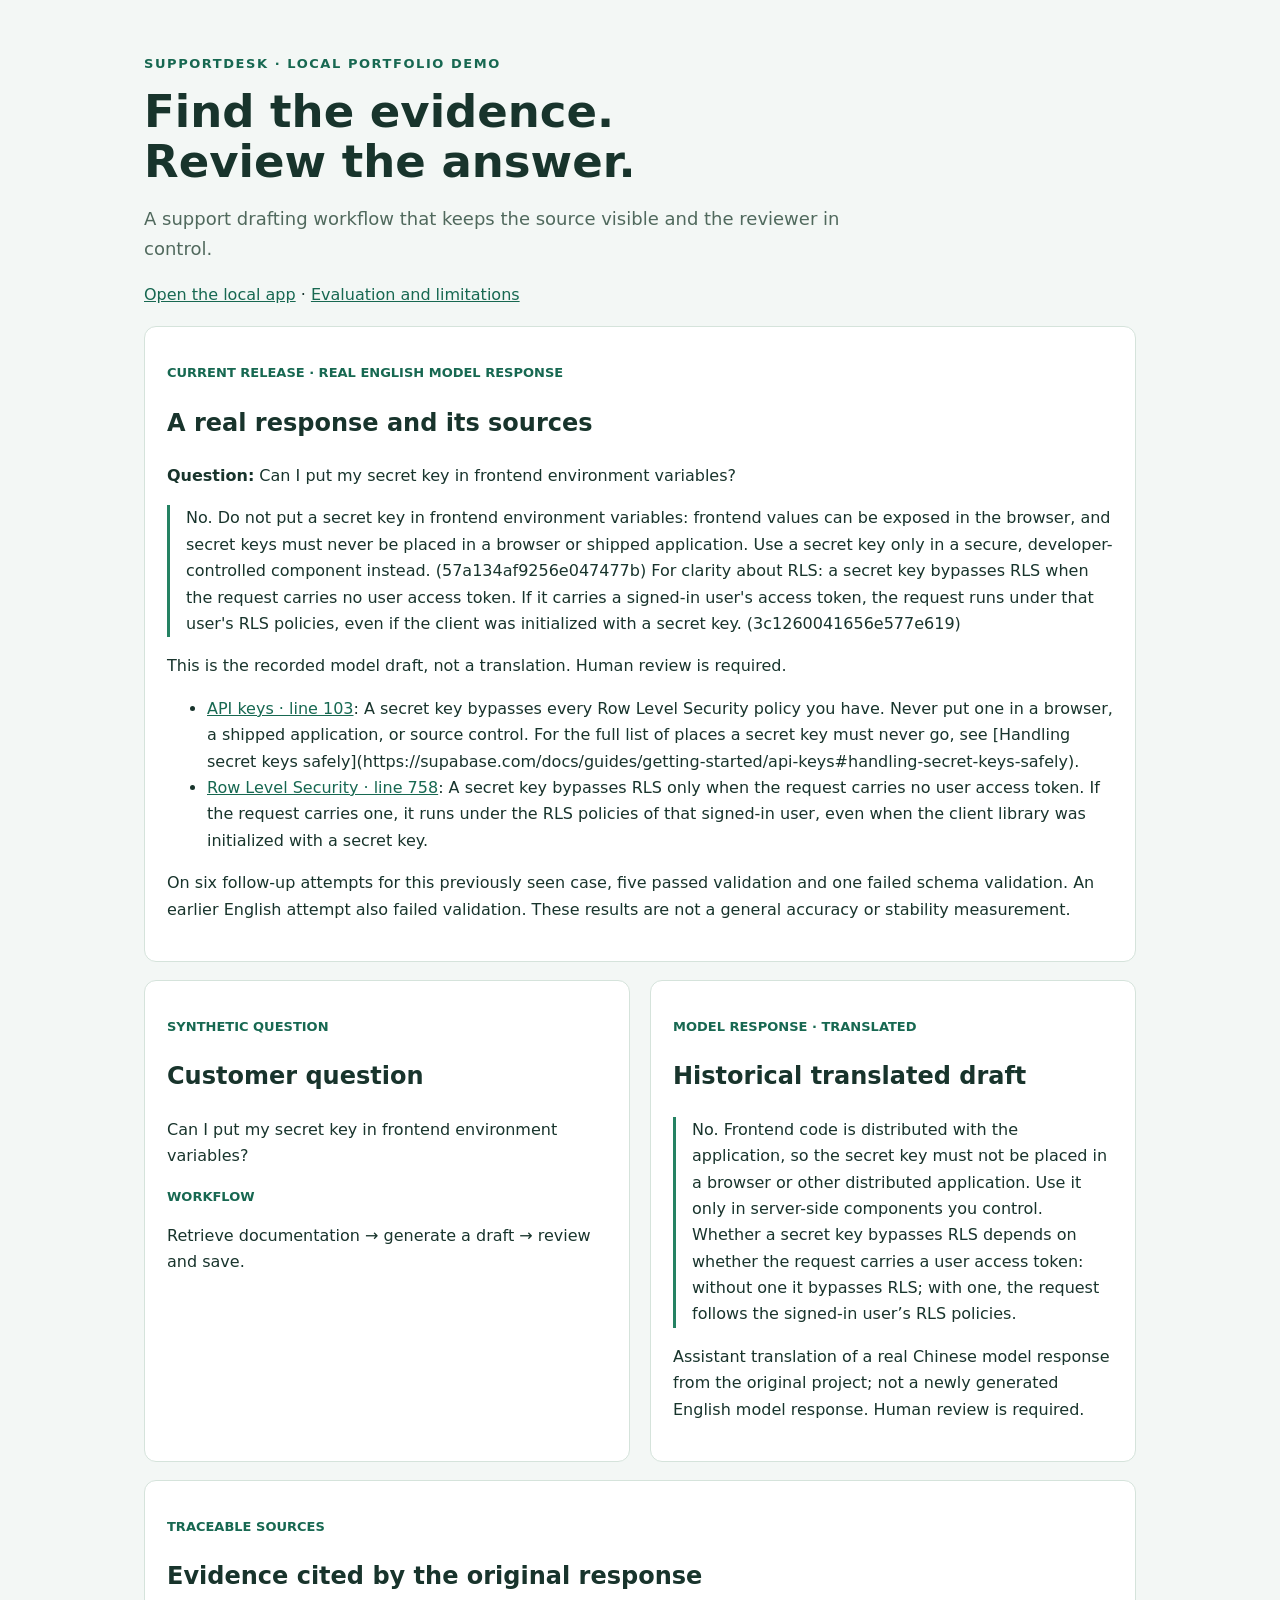
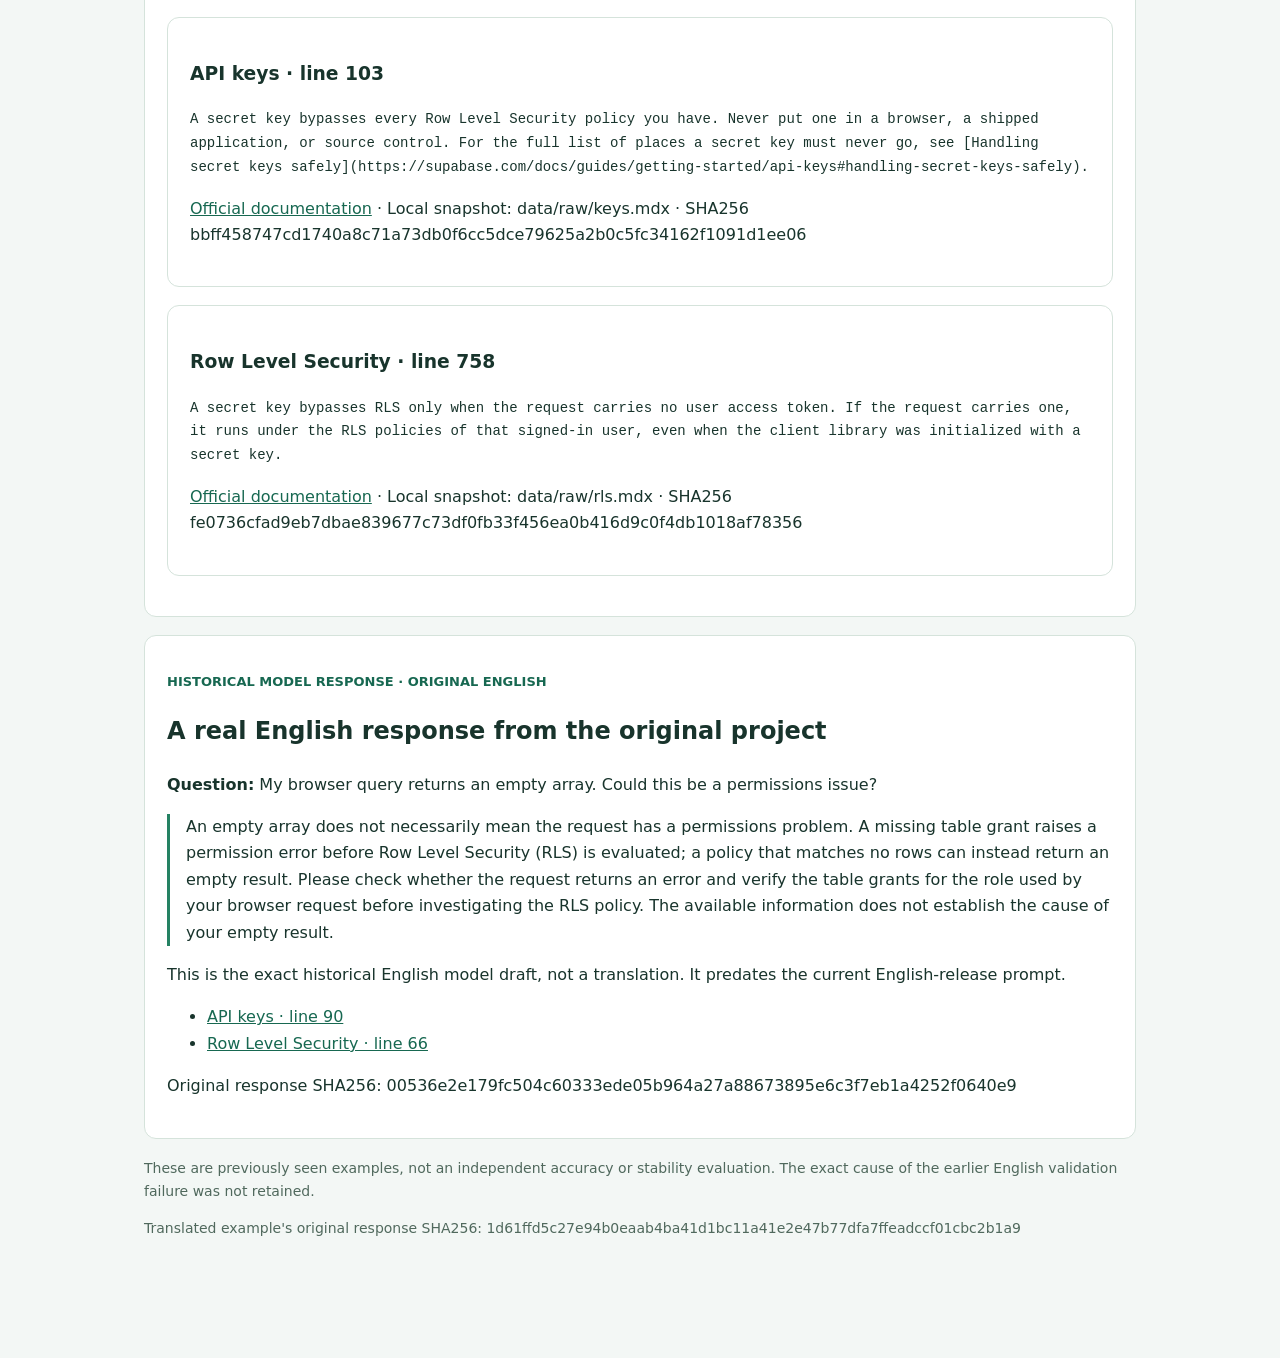
<file: demo/index.html>
<!doctype html><html lang="en"><head><meta charset="utf-8"><meta name="viewport" content="width=device-width,initial-scale=1">
<title>SupportDesk | Evidence-backed support</title><style>*{box-sizing:border-box}body{margin:0;font:16px/1.65 system-ui,sans-serif;color:#18342c;background:#f3f7f5}main{max-width:1040px;margin:auto;padding:40px 24px 80px}h1{font-size:clamp(30px,5vw,45px);line-height:1.1;margin:12px 0}.eyebrow{color:#176851;text-transform:uppercase;font-weight:700;letter-spacing:.12em;font-size:13px}.lead{max-width:720px;color:#50695d;font-size:18px}.grid{display:grid;grid-template-columns:1fr 1fr;gap:20px}section,article{background:white;border:1px solid #d5e3db;border-radius:12px;padding:22px;margin:18px 0}.grid section{margin:0}.tag{font-size:13px;font-weight:700;color:#176851}pre{white-space:pre-wrap;overflow-wrap:anywhere;font:14px/1.7 ui-monospace,monospace}blockquote{margin:0;border-left:3px solid #258263;padding-left:16px}a{color:#176851}footer{color:#50695d;font-size:14px} @media(max-width:700px){.grid{grid-template-columns:1fr}}</style></head><body><main><p class="eyebrow">SupportDesk · Local portfolio demo</p><h1>Find the evidence.<br>Review the answer.</h1><p class="lead">A support drafting workflow that keeps the source visible and the reviewer in control.</p><p><a href="http://127.0.0.1:8767/">Open the local app</a> · <a href="../docs/EVALUATION.md">Evaluation and limitations</a></p>
<section><p class="tag">CURRENT RELEASE · REAL ENGLISH MODEL RESPONSE</p><h2>A real response and its sources</h2><p><strong>Question:</strong> Can I put my secret key in frontend environment variables?</p><blockquote>No. Do not put a secret key in frontend environment variables: frontend values can be exposed in the browser, and secret keys must never be placed in a browser or shipped application. Use a secret key only in a secure, developer-controlled component instead. (57a134af9256e047477b)

For clarity about RLS: a secret key bypasses RLS when the request carries no user access token. If it carries a signed-in user&#x27;s access token, the request runs under that user&#x27;s RLS policies, even if the client was initialized with a secret key. (3c1260041656e577e619)</blockquote><p>This is the recorded model draft, not a translation. Human review is required.</p><ul><li><a href="https://supabase.com/docs/guides/getting-started/api-keys#secret-keys-and-elevated-access">API keys · line 103</a>: A secret key bypasses every Row Level Security policy you have. Never put one in a browser, a shipped application, or source control. For the full list of places a secret key must never go, see [Handling secret keys safely](https://supabase.com/docs/guides/getting-started/api-keys#handling-secret-keys-safely).</li><li><a href="https://supabase.com/docs/guides/database/postgres/row-level-security#bypassing-row-level-security">Row Level Security · line 758</a>: A secret key bypasses RLS only when the request carries no user access token. If the request carries one, it runs under the RLS policies of that signed-in user, even when the client library was initialized with a secret key.</li></ul><p>On six follow-up attempts for this previously seen case, five passed validation and one failed schema validation. An earlier English attempt also failed validation. These results are not a general accuracy or stability measurement.</p></section><div class="grid"><section><p class="tag">SYNTHETIC QUESTION</p><h2>Customer question</h2><p>Can I put my secret key in frontend environment variables?</p><p class="tag">WORKFLOW</p><p>Retrieve documentation → generate a draft → review and save.</p></section><section><p class="tag">MODEL RESPONSE · TRANSLATED</p><h2>Historical translated draft</h2><blockquote>No. Frontend code is distributed with the application, so the secret key must not be placed in a browser or other distributed application. Use it only in server-side components you control. Whether a secret key bypasses RLS depends on whether the request carries a user access token: without one it bypasses RLS; with one, the request follows the signed-in user’s RLS policies.</blockquote><p>Assistant translation of a real Chinese model response from the original project; not a newly generated English model response. Human review is required.</p></section></div><section><p class="tag">TRACEABLE SOURCES</p><h2>Evidence cited by the original response</h2><article><h3>API keys · line 103</h3><pre>A secret key bypasses every Row Level Security policy you have. Never put one in a browser, a shipped application, or source control. For the full list of places a secret key must never go, see [Handling secret keys safely](https://supabase.com/docs/guides/getting-started/api-keys#handling-secret-keys-safely).</pre><p><a href="https://supabase.com/docs/guides/getting-started/api-keys#secret-keys-and-elevated-access">Official documentation</a> · Local snapshot: data/raw/keys.mdx · SHA256 bbff458747cd1740a8c71a73db0f6cc5dce79625a2b0c5fc34162f1091d1ee06</p></article><article><h3>Row Level Security · line 758</h3><pre>A secret key bypasses RLS only when the request carries no user access token. If the request carries one, it runs under the RLS policies of that signed-in user, even when the client library was initialized with a secret key.</pre><p><a href="https://supabase.com/docs/guides/database/postgres/row-level-security#bypassing-row-level-security">Official documentation</a> · Local snapshot: data/raw/rls.mdx · SHA256 fe0736cfad9eb7dbae839677c73df0fb33f456ea0b416d9c0f4db1018af78356</p></article></section><section><p class="tag">HISTORICAL MODEL RESPONSE · ORIGINAL ENGLISH</p><h2>A real English response from the original project</h2><p><strong>Question:</strong> My browser query returns an empty array. Could this be a permissions issue?</p><blockquote>An empty array does not necessarily mean the request has a permissions problem. A missing table grant raises a permission error before Row Level Security (RLS) is evaluated; a policy that matches no rows can instead return an empty result. Please check whether the request returns an error and verify the table grants for the role used by your browser request before investigating the RLS policy. The available information does not establish the cause of your empty result.</blockquote><p>This is the exact historical English model draft, not a translation. It predates the current English-release prompt.</p><ul><li><a href="https://supabase.com/docs/guides/getting-started/api-keys#postgres-roles-and-row-level-security">API keys · line 90</a></li><li><a href="https://supabase.com/docs/guides/database/postgres/row-level-security#grants-and-policies">Row Level Security · line 66</a></li></ul><p>Original response SHA256: 00536e2e179fc504c60333ede05b964a27a88673895e6c3f7eb1a4252f0640e9</p></section><footer><p>These are previously seen examples, not an independent accuracy or stability evaluation. The exact cause of the earlier English validation failure was not retained.</p><p>Translated example's original response SHA256: 1d61ffd5c27e94b0eaab4ba41d1bc11a41e2e47b77dfa7ffeadccf01cbc2b1a9</p></footer></main></body></html>
</file>
